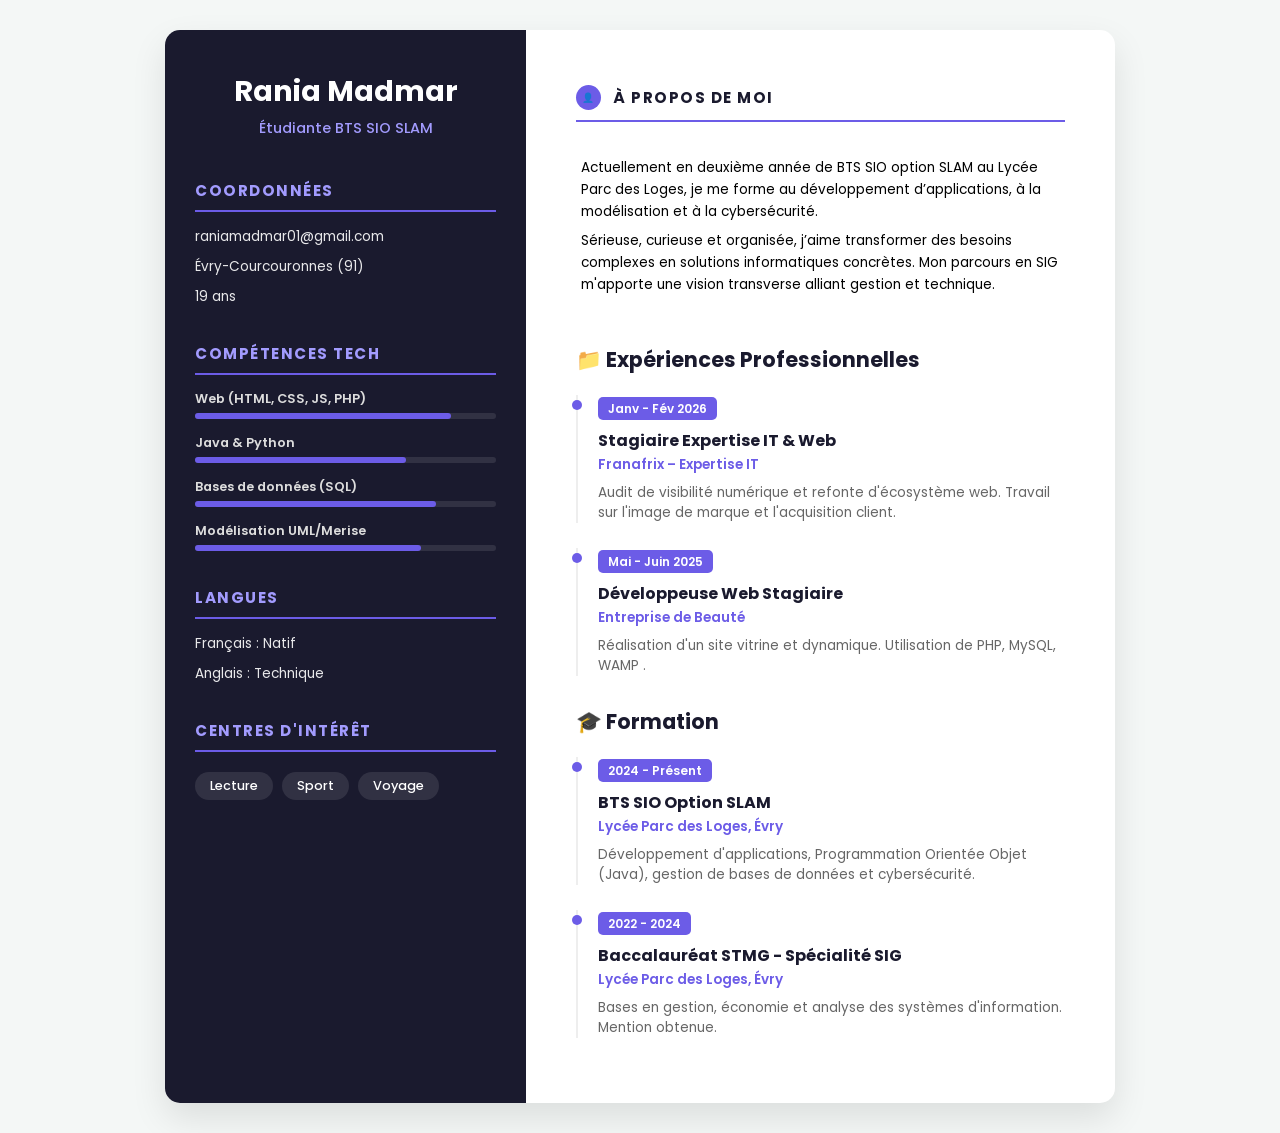
<file: cv-rania-madmar.html>
<!DOCTYPE html>
<html lang="fr">

<head>
    <meta charset="UTF-8">
    <meta name="viewport" content="width=device-width, initial-scale=1.0">
    <title>CV Rania Madmar - BTS SIO SLAM</title>
    <link href="https://fonts.googleapis.com/css2?family=Poppins:wght@300;400;500;600;700&display=swap"
        rel="stylesheet">
    <style>
        :root {
            --primary: #6c5ce7;
            --dark: #1a1a2e;
            --light-violet: #a29bfe;
            --bg-gray: #f4f7f6;
        }

        * {
            box-sizing: border-box;
        }

        body {
            font-family: 'Poppins', sans-serif;
            background-color: var(--bg-gray);
            margin: 0;
            padding: 30px;
            color: #333;
            display: flex;
            justify-content: center;
        }

        .cv-card {
            width: 950px;
            background: white;
            display: flex;
            box-shadow: 0 15px 35px rgba(0, 0, 0, 0.1);
            border-radius: 15px;
            overflow: hidden;
        }

        /* --- COLONNE GAUCHE --- */
        .sidebar {
            width: 38%;
            background: var(--dark);
            color: white;
            padding: 40px 30px;
        }

        .profile-title {
            text-align: center;
            margin-bottom: 40px;
        }

        .profile-title h1 {
            font-size: 1.8rem;
            margin: 0;
            color: white;
            font-weight: 700;
        }

        .profile-title p {
            color: var(--light-violet);
            font-size: 0.9rem;
            font-weight: 500;
            margin-top: 5px;
        }

        .side-section {
            margin-bottom: 35px;
        }

        .side-section h3 {
            font-size: 0.95rem;
            text-transform: uppercase;
            letter-spacing: 1.5px;
            border-bottom: 2px solid var(--primary);
            padding-bottom: 8px;
            margin-bottom: 15px;
            color: var(--light-violet);
        }

        .contact-item {
            font-size: 0.85rem;
            margin-bottom: 10px;
            opacity: 0.9;
        }

        .skill-group {
            margin-bottom: 15px;
        }

        .skill-label {
            font-size: 0.8rem;
            font-weight: 600;
            display: block;
            margin-bottom: 5px;
            color: #ddd;
        }

        .skill-bar {
            height: 6px;
            background: rgba(255, 255, 255, 0.1);
            border-radius: 10px;
            position: relative;
        }

        .skill-progress {
            position: absolute;
            height: 100%;
            background: var(--primary);
            border-radius: 10px;
        }

        /* --- COLONNE DROITE --- */
        .main {
            width: 62%;
            padding: 40px 50px;
        }

        .about-box {
            background: linear-gradient(to right, #ffffff, #fcfaff);
            border-left: 5px solid var(--primary);
            border-radius: 0 15px 15px 0;
            padding: 25px;
            position: relative;
            box-shadow: 5px 5px 15px rgba(108, 92, 231, 0.05);
            margin-bottom: 30px;
        }

        .main-section h2 {
            font-size: 1.3rem;
            color: var(--dark);
            margin: 30px 0 20px 0;
            display: flex;
            align-items: center;
            gap: 10px;
        }

        .experience-item {
            margin-bottom: 25px;
            padding-left: 20px;
            border-left: 2px solid #eee;
            position: relative;
        }

        .experience-item::before {
            content: '';
            position: absolute;
            left: -6px;
            top: 5px;
            width: 10px;
            height: 10px;
            background: var(--primary);
            border-radius: 50%;
        }

        .date-badge {
            font-size: 0.75rem;
            background: var(--primary);
            color: white;
            padding: 3px 10px;
            border-radius: 5px;
            font-weight: 600;
        }

        .job-title {
            font-weight: 700;
            color: var(--dark);
            margin: 8px 0 2px;
        }

        .company {
            color: var(--primary);
            font-size: 0.85rem;
            font-weight: 600;
            margin-bottom: 8px;
            display: block;
        }

        .desc {
            font-size: 0.85rem;
            color: #666;
            margin: 0;
        }

        .tag {
            background: #eee;
            padding: 5px 15px;
            border-radius: 20px;
            font-size: 0.8rem;
            font-weight: 500;
            display: inline-block;
            margin: 5px 5px 0 0;
        }
    </style>
</head>

<body>

    <div class="cv-card">
        <aside class="sidebar">
            <div class="profile-title">
                <h1>Rania Madmar</h1>
                <p>Étudiante BTS SIO SLAM</p>
            </div>

            <div class="side-section">
                <h3>Coordonnées</h3>
                <div class="contact-item">raniamadmar01@gmail.com</div>
                <div class="contact-item">Évry-Courcouronnes (91)</div>
                <div class="contact-item">19 ans</div>
            </div>

            <div class="side-section">
                <h3>Compétences Tech</h3>
                <div class="skill-group">
                    <span class="skill-label">Web (HTML, CSS, JS, PHP)</span>
                    <div class="skill-bar">
                        <div class="skill-progress" style="width: 85%;"></div>
                    </div>
                </div>
                <div class="skill-group">
                    <span class="skill-label">Java & Python</span>
                    <div class="skill-bar">
                        <div class="skill-progress" style="width: 70%;"></div>
                    </div>
                </div>
                <div class="skill-group">
                    <span class="skill-label">Bases de données (SQL)</span>
                    <div class="skill-bar">
                        <div class="skill-progress" style="width: 80%;"></div>
                    </div>
                </div>
                <div class="skill-group">
                    <span class="skill-label">Modélisation UML/Merise</span>
                    <div class="skill-bar">
                        <div class="skill-progress" style="width: 75%;"></div>
                    </div>
                </div>
            </div>

            <div class="side-section">
                <h3>Langues</h3>
                <div class="contact-item">Français : Natif</div>
                <div class="contact-item">Anglais : Technique</div>
            </div>

            <div class="side-section">
                <h3>Centres d'intérêt</h3>
                <div class="interest-tags">
                    <span class="tag" style="background: rgba(255,255,255,0.1); color: white;">Lecture</span>
                    <span class="tag" style="background: rgba(255,255,255,0.1); color: white;">Sport</span>
                    <span class="tag" style="background: rgba(255,255,255,0.1); color: white;">Voyage</span>
                </div>
            </div>
        </aside>

        <main class="main">
            <div class="side-section" style="margin-bottom: 10px;">
                <h3 style="
                display: flex; 
                align-items: center; 
                gap: 12px; 
                color: var(--dark); 
                border-bottom: 2px solid var(--primary); 
                padding-bottom: 10px; 
                text-transform: uppercase; 
                font-size: 0.95rem; 
                letter-spacing: 1.5px;
                margin-bottom: 5px;
            ">
                    <span
                        style="background: var(--primary); color: white; width: 25px; height: 25px; display: flex; align-items: center; justify-content: center; border-radius: 50%; font-size: 0.6rem;">👤</span>
                    À Propos de moi
                </h3>
                </br>

                <div class="about-content" style="padding: 5px 5px;">
                    <p style="margin: 0; font-size: 0.85rem; color: #000000; line-height: 1.6; font-weight: 400;">
                        Actuellement en deuxième année de BTS SIO option SLAM au Lycée Parc des Loges, je me forme au
                        développement
                        d’applications, à la modélisation et à la cybersécurité.
                    </p>

                    <p style="margin-top: 8px; font-size: 0.85rem; color: #000000; line-height: 1.6; font-weight: 400;">
                        Sérieuse, curieuse et organisée, j’aime transformer des besoins complexes en solutions
                        informatiques
                        concrètes. Mon parcours en SIG m'apporte une vision transverse alliant gestion et technique.
                    </p>
                </div>
            </div>
            <div class="main-section">
                <h2>📁 Expériences Professionnelles</h2>

                <div class="experience-item">
                    <span class="date-badge">Janv - Fév 2026</span>
                    <div class="job-title">Stagiaire Expertise IT & Web</div>
                    <span class="company">Franafrix – Expertise IT</span>
                    <p class="desc">Audit de visibilité numérique et refonte d'écosystème web. Travail sur l'image de
                        marque et l'acquisition client.</p>
                </div>

                <div class="experience-item">
                    <span class="date-badge">Mai - Juin 2025</span>
                    <div class="job-title">Développeuse Web Stagiaire</div>
                    <span class="company">Entreprise de Beauté</span>
                    <p class="desc">Réalisation d'un site vitrine et dynamique. Utilisation de PHP, MySQL, WAMP
                        .</p>
                </div>
            </div>

            <div class="main-section">
                <h2>🎓 Formation</h2>

                <div class="experience-item">
                    <span class="date-badge">2024 - Présent</span>
                    <div class="job-title">BTS SIO Option SLAM</div>
                    <span class="company">Lycée Parc des Loges, Évry</span>
                    <p class="desc">Développement d'applications, Programmation Orientée Objet (Java), gestion de bases
                        de données et cybersécurité.</p>
                </div>

                <div class="experience-item">
                    <span class="date-badge">2022 - 2024</span>
                    <div class="job-title">Baccalauréat STMG - Spécialité SIG</div>
                    <span class="company">Lycée Parc des Loges, Évry</span>
                    <p class="desc">Bases en gestion, économie et analyse des systèmes d'information. Mention obtenue.
                    </p>
                </div>
            </div>
        </main>
    </div>

</body>

</html>
</file>
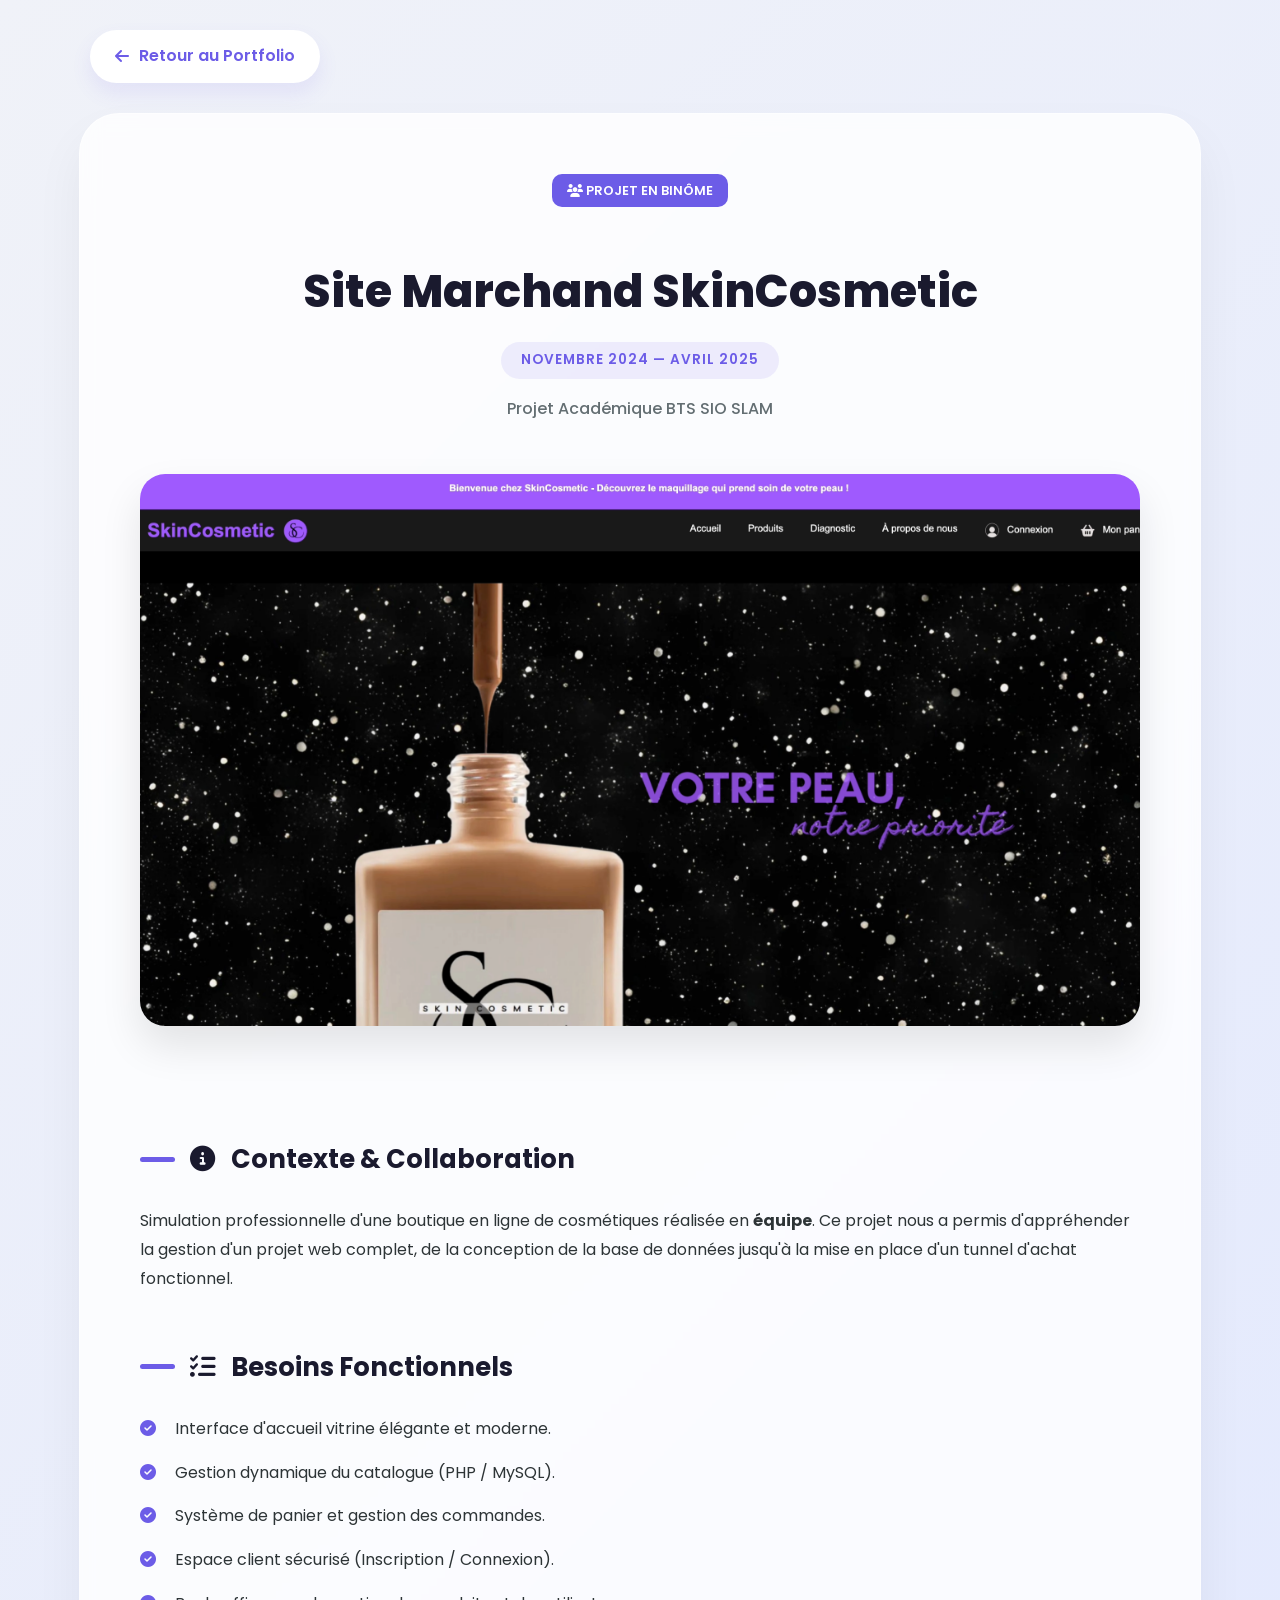
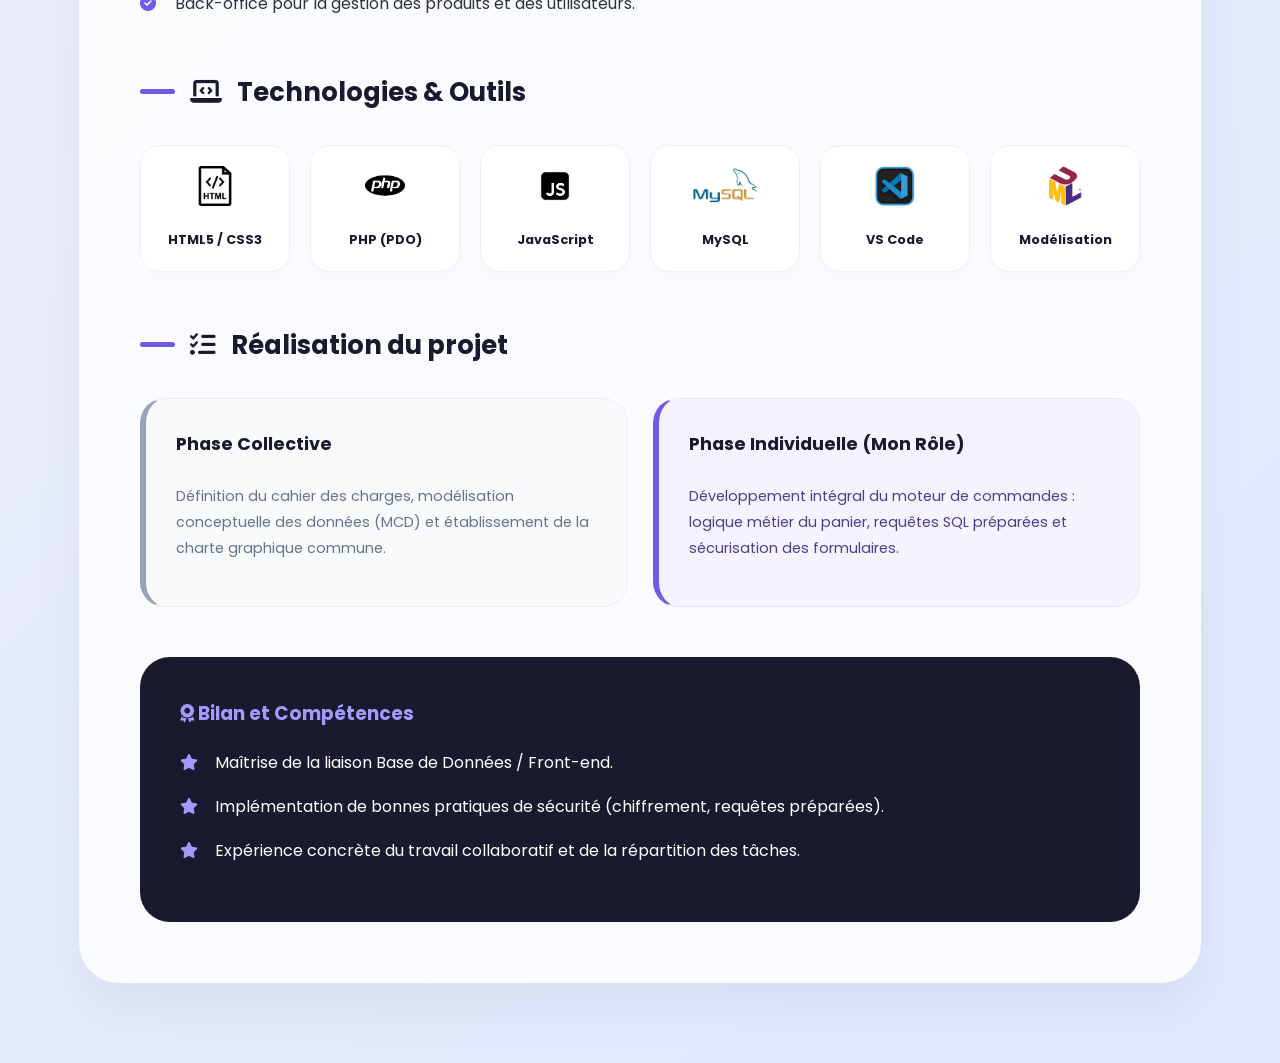
<file: projet1.html>
<!DOCTYPE html>
<html lang="fr">

<head>
    <meta charset="UTF-8">
    <meta name="viewport" content="width=device-width, initial-scale=1.0">
    <title>Détails Projet - SkinCosmetic</title>
    <link href="https://fonts.googleapis.com/css2?family=Poppins:wght@300;400;500;600;700&display=swap"
        rel="stylesheet">
    <link rel="stylesheet" href="https://cdnjs.cloudflare.com/ajax/libs/font-awesome/6.4.0/css/all.min.css">
    <style>
        :root {
            --primary: #6c5ce7;
            --primary-light: #a29bfe;
            --dark: #1a1a2e;
            --glass: rgba(255, 255, 255, 0.8);
            --bg: #f0f2f8;
        }

        body {
            font-family: 'Poppins', sans-serif;
            background: linear-gradient(135deg, #f0f2f8 0%, #e0e7ff 100%);
            color: #2d3436;
            margin: 0;
            padding: 0;
            line-height: 1.8;
        }

        /* HEADER & NAVIGATION */
        .nav-header {
            padding: 30px 20px;
            max-width: 1100px;
            margin: 0 auto;
        }

        .btn-retour {
            text-decoration: none;
            color: var(--primary);
            font-weight: 600;
            background: white;
            padding: 12px 25px;
            border-radius: 50px;
            box-shadow: 0 10px 20px rgba(108, 92, 231, 0.1);
            transition: 0.3s;
            display: inline-flex;
            align-items: center;
            gap: 10px;
        }

        .btn-retour:hover {
            transform: translateX(-5px);
            background: var(--primary);
            color: white;
        }

        /* CONTAINER PRINCIPAL */
        .container {
            max-width: 1000px;
            margin: 0 auto 80px;
            background: var(--glass);
            backdrop-filter: blur(10px);
            -webkit-backdrop-filter: blur(10px);
            padding: 60px;
            border-radius: 40px;
            border: 1px solid rgba(255, 255, 255, 0.5);
            box-shadow: 0 25px 50px rgba(0, 0, 0, 0.05);
        }

        /* TITRE & BADGE */
        .header-project {
            text-align: center;
            margin-bottom: 50px;
        }

        .badge-groupe {
            display: inline-block;
            background: var(--primary);
            color: white;
            padding: 5px 15px;
            border-radius: 10px;
            font-size: 0.8rem;
            font-weight: 600;
            margin-bottom: 15px;
            text-transform: uppercase;
        }

        h1 {
            color: var(--dark);
            font-size: clamp(1.8rem, 5vw, 2.8rem);
            margin-bottom: 10px;
            font-weight: 800;
        }

        .periode {
            display: inline-block;
            background: rgba(108, 92, 231, 0.1);
            color: var(--primary);
            padding: 6px 20px;
            border-radius: 50px;
            font-weight: 600;
            font-size: 0.85rem;
            text-transform: uppercase;
            letter-spacing: 1px;
        }

        .image-principale {
            width: 100%;
            border-radius: 25px;
            margin-bottom: 50px;
            box-shadow: 0 20px 40px rgba(0, 0, 0, 0.1);
            transition: 0.4s;
        }

        .image-principale:hover {
            transform: scale(1.02);
        }

        /* SECTIONS */
        h2 {
            color: var(--dark);
            font-size: 1.6rem;
            margin-top: 50px;
            margin-bottom: 25px;
            display: flex;
            align-items: center;
            gap: 15px;
        }

        h2::before {
            content: "";
            width: 35px;
            height: 5px;
            background: var(--primary);
            border-radius: 10px;
        }

        /* GRILLE TECHNOLOGIES AVEC LOGOS */
        .grid-tech {
            display: grid;
            grid-template-columns: repeat(auto-fit, minmax(140px, 1fr));
            gap: 20px;
            margin: 30px 0;
        }

        .tech-card {
            background: white;
            padding: 20px;
            border-radius: 20px;
            text-align: center;
            border: 1px solid #f0f0f0;
            transition: 0.3s;
            box-shadow: 0 4px 10px rgba(0, 0, 0, 0.02);
        }

        .tech-card:hover {
            transform: translateY(-5px);
            border-color: var(--primary-light);
            box-shadow: 0 10px 20px rgba(108, 92, 231, 0.1);
        }

        .tech-card img {
            height: 40px;
            margin-bottom: 12px;
            object-fit: contain;
        }

        .tech-card span {
            display: block;
            font-size: 0.8rem;
            font-weight: 700;
            color: var(--dark);
        }

        /* PHASE BOXES */
        .phase-container {
            display: grid;
            grid-template-columns: 1fr 1fr;
            gap: 25px;
            margin: 30px 0;
        }

        .phase-box {
            padding: 30px;
            border-radius: 25px;
            border: 1px solid rgba(0, 0, 0, 0.05);
        }

        .phase-collective {
            background: #f8fafc;
            border-left: 6px solid #94a3b8;
        }

        .phase-individuelle {
            background: #f5f3ff;
            border-left: 6px solid var(--primary);
        }

        .phase-box h4 {
            margin-top: 0;
            color: var(--dark);
            font-size: 1.1rem;
        }

        /* LISTES CUSTOM */
        .custom-list {
            list-style: none;
            padding: 0;
        }

        .custom-list li {
            padding-left: 35px;
            position: relative;
            margin-bottom: 15px;
        }

        .custom-list li i {
            position: absolute;
            left: 0;
            top: 5px;
            color: var(--primary);
        }

        /* BILAN BOX */
        .bilan-box {
            background: var(--dark);
            color: white;
            padding: 40px;
            border-radius: 30px;
            margin-top: 50px;
            position: relative;
            overflow: hidden;
        }

        .bilan-box h3 {
            color: var(--primary-light);
            margin-top: 0;
        }

        .bilan-box li i {
            color: var(--primary-light);
        }

        @media (max-width: 768px) {
            .container {
                padding: 30px 20px;
            }

            .phase-container {
                grid-template-columns: 1fr;
            }
        }
    </style>
</head>

<body>

    <div class="nav-header">
        <a href="index.html#projets" class="btn-retour">
            <i class="fas fa-arrow-left"></i> Retour au Portfolio
        </a>
    </div>

    <div class="container">
        <header class="header-project">
            <div class="badge-groupe"><i class="fas fa-users"></i> Projet en Binôme</div>
            <h1>Site Marchand SkinCosmetic</h1>
            <span class="periode">Novembre 2024 — Avril 2025</span>
            <p style="color: #636e72; font-weight: 500;">Projet Académique BTS SIO SLAM</p>
        </header>

        <img src="sk.jpg" alt="Aperçu SkinCosmetic" class="image-principale">

        <h2><i class="fas fa-info-circle"></i> Contexte & Collaboration</h2>
        <p>Simulation professionnelle d'une boutique en ligne de cosmétiques réalisée en <strong>équipe</strong>. Ce
            projet nous a permis d'appréhender la gestion d'un projet web complet, de la conception de la base de
            données jusqu'à la mise en place d'un tunnel d'achat fonctionnel.</p>

        <h2><i class="fas fa-list-check"></i> Besoins Fonctionnels</h2>
        <ul class="custom-list">
            <li><i class="fas fa-check-circle"></i> Interface d'accueil vitrine élégante et moderne.</li>
            <li><i class="fas fa-check-circle"></i> Gestion dynamique du catalogue (PHP / MySQL).</li>
            <li><i class="fas fa-check-circle"></i> Système de panier et gestion des commandes.</li>
            <li><i class="fas fa-check-circle"></i> Espace client sécurisé (Inscription / Connexion).</li>
            <li><i class="fas fa-check-circle"></i> Back-office pour la gestion des produits et des utilisateurs.</li>
        </ul>

        <h2><i class="fas fa-laptop-code"></i> Technologies & Outils</h2>
        <div class="grid-tech">
            <div class="tech-card">
                <img src="html.png" alt="HTML">
                <span>HTML5 / CSS3</span>
            </div>
            <div class="tech-card">
                <img src="php.png" alt="PHP">
                <span>PHP (PDO)</span>
            </div>
            <div class="tech-card">
                <img src="javascript.png" alt="JS">
                <span>JavaScript</span>
            </div>
            <div class="tech-card">
                <img src="mysql.png" alt="MySQL">
                <span>MySQL</span>
            </div>
            <div class="tech-card">
                <img src="visualstudiocode.png" alt="VS Code">
                <span>VS Code</span>
            </div>
            <div class="tech-card">
                <img src="uml.png" alt="StarUML">
                <span>Modélisation</span>
            </div>
        </div>

        <h2><i class="fas fa-tasks"></i> Réalisation du projet</h2>
        <div class="phase-container">
            <div class="phase-box phase-collective">
                <h4>Phase Collective</h4>
                <p style="font-size: 0.9rem; color: #64748b;">Définition du cahier des charges, modélisation
                    conceptuelle des données (MCD) et établissement de la charte graphique commune.</p>
            </div>
            <div class="phase-box phase-individuelle">
                <h4>Phase Individuelle (Mon Rôle)</h4>
                <p style="font-size: 0.9rem; color: #4b3f8a;">Développement intégral du moteur de commandes : logique
                    métier du panier, requêtes SQL préparées et sécurisation des formulaires.</p>
            </div>
        </div>

        <div class="bilan-box">
            <h3><i class="fas fa-award"></i> Bilan et Compétences</h3>
            <ul class="custom-list">
                <li><i class="fas fa-star"></i> Maîtrise de la liaison Base de Données / Front-end.</li>
                <li><i class="fas fa-star"></i> Implémentation de bonnes pratiques de sécurité (chiffrement, requêtes
                    préparées).</li>
                <li><i class="fas fa-star"></i> Expérience concrète du travail collaboratif et de la répartition des
                    tâches.</li>
            </ul>
        </div>
    </div>

</body>

</html>
</file>
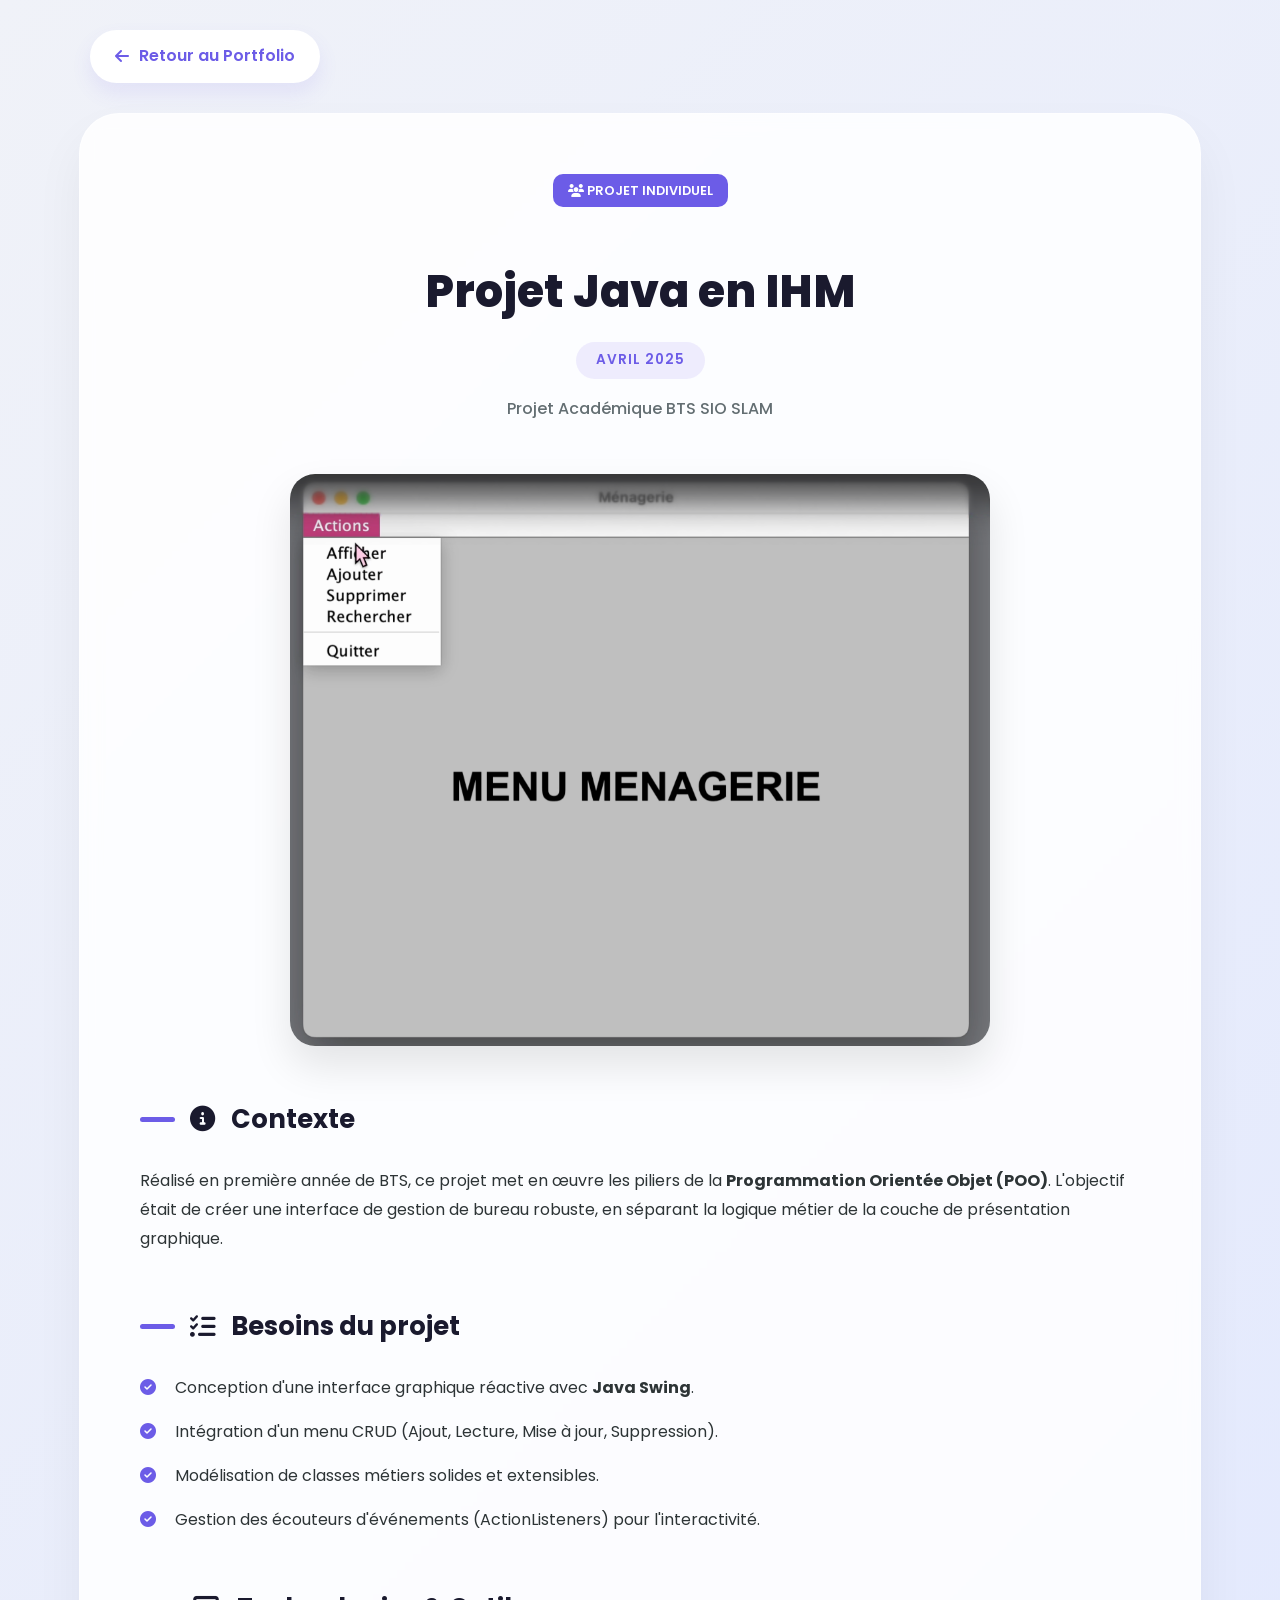
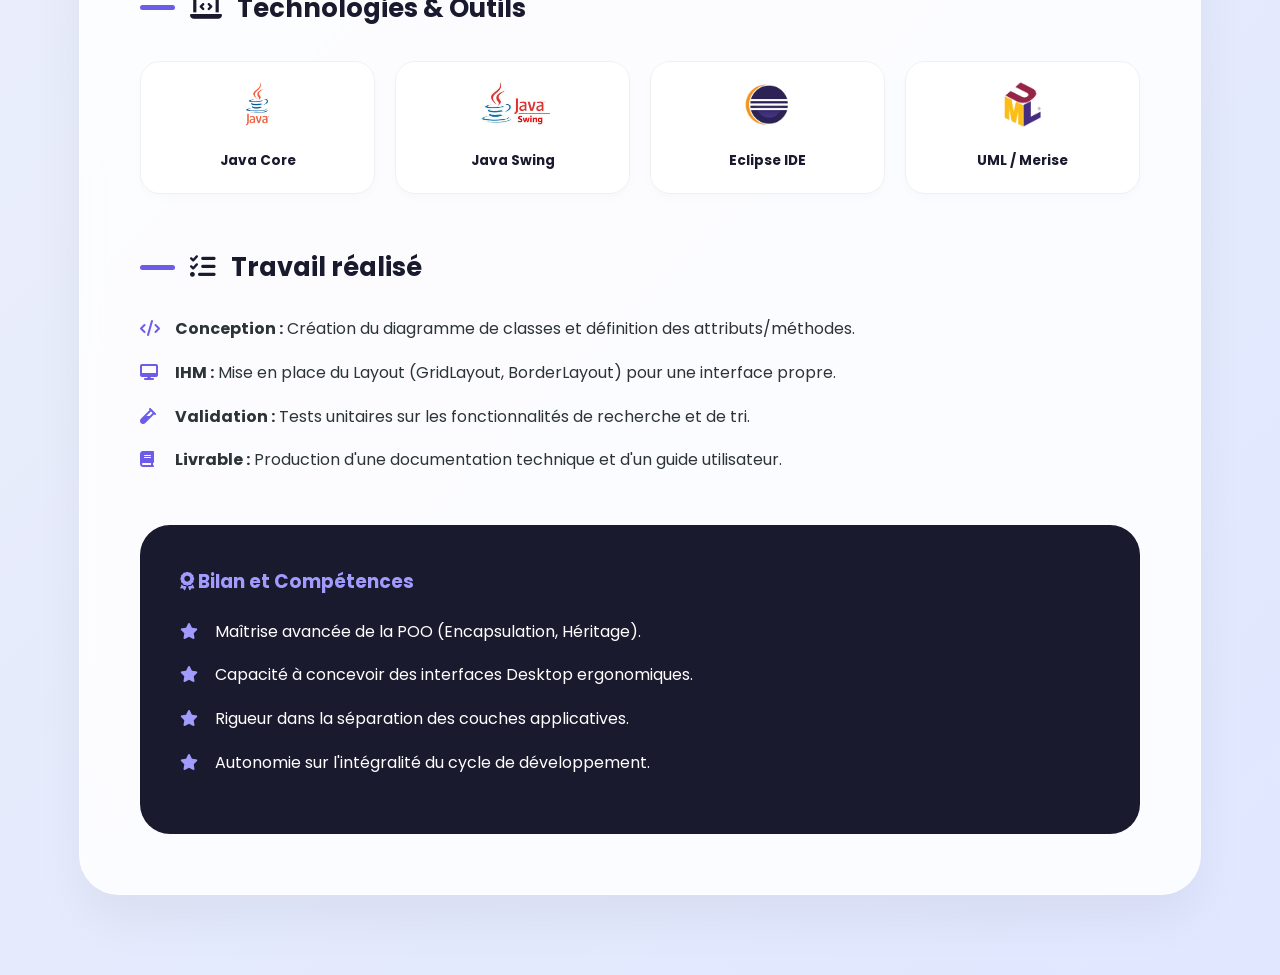
<file: projet2.html>
<!DOCTYPE html>
<html lang="fr">

<head>
    <meta charset="UTF-8">
    <meta name="viewport" content="width=device-width, initial-scale=1.0">
    <title>Projet Java IHM - Rania Madmar</title>
    <link href="https://fonts.googleapis.com/css2?family=Poppins:wght@300;400;500;600;700&display=swap"
        rel="stylesheet">
    <link rel="stylesheet" href="https://cdnjs.cloudflare.com/ajax/libs/font-awesome/6.4.0/css/all.min.css">
    <style>
        :root {
            --primary: #6c5ce7;
            /* Violet de SkinCosmetic */
            --primary-light: #a29bfe;
            --dark: #1a1a2e;
            --glass: rgba(255, 255, 255, 0.85);
            --bg: #f0f2f8;
        }

        body {
            font-family: 'Poppins', sans-serif;
            background: linear-gradient(135deg, #f0f2f8 0%, #e0e7ff 100%);
            color: #2d3436;
            margin: 0;
            padding: 0;
            line-height: 1.8;
        }

        /* HEADER & NAVIGATION */
        .nav-header {
            padding: 30px 20px;
            max-width: 1100px;
            margin: 0 auto;
        }

        .btn-retour {
            text-decoration: none;
            color: var(--primary);
            font-weight: 600;
            background: white;
            padding: 12px 25px;
            border-radius: 50px;
            box-shadow: 0 10px 20px rgba(108, 92, 231, 0.1);
            transition: 0.3s;
            display: inline-flex;
            align-items: center;
            gap: 10px;
        }

        .btn-retour:hover {
            transform: translateX(-5px);
            background: var(--primary);
            color: white;
        }

        /* CONTAINER PRINCIPAL */
        .container {
            max-width: 1000px;
            margin: 0 auto 80px;
            background: var(--glass);
            backdrop-filter: blur(10px);
            -webkit-backdrop-filter: blur(10px);
            padding: 60px;
            border-radius: 40px;
            border: 1px solid rgba(255, 255, 255, 0.5);
            box-shadow: 0 25px 50px rgba(0, 0, 0, 0.05);
        }

        .header-project {
            text-align: center;
            margin-bottom: 50px;
        }

        h1 {
            color: var(--dark);
            font-size: clamp(1.8rem, 5vw, 2.8rem);
            margin-bottom: 10px;
            font-weight: 800;
        }

        .periode {
            display: inline-block;
            background: rgba(108, 92, 231, 0.1);
            color: var(--primary);
            padding: 6px 20px;
            border-radius: 50px;
            font-weight: 600;
            font-size: 0.85rem;
            text-transform: uppercase;
            letter-spacing: 1px;
        }

        .image-principale {
            width: 100%;
            max-width: 700px;
            display: block;
            margin: 0 auto 50px;
            border-radius: 25px;
            box-shadow: 0 20px 40px rgba(0, 0, 0, 0.1);
            transition: 0.4s;
        }

        .image-principale:hover {
            transform: scale(1.02);
        }

        h2 {
            color: var(--dark);
            font-size: 1.6rem;
            margin-top: 50px;
            margin-bottom: 25px;
            display: flex;
            align-items: center;
            gap: 15px;
        }

        h2::before {
            content: "";
            width: 35px;
            height: 5px;
            background: var(--primary);
            border-radius: 10px;
        }

        /* GRILLE TECHNOLOGIES */
        .grid-tech {
            display: grid;
            grid-template-columns: repeat(auto-fit, minmax(160px, 1fr));
            gap: 20px;
            margin: 30px 0;
        }

        .tech-card {
            background: white;
            padding: 20px;
            border-radius: 20px;
            text-align: center;
            border: 1px solid #f0f0f0;
            transition: 0.3s;
            box-shadow: 0 4px 10px rgba(0, 0, 0, 0.02);
        }

        .tech-card:hover {
            transform: translateY(-5px);
            border-color: var(--primary-light);
            box-shadow: 0 10px 20px rgba(108, 92, 231, 0.1);
        }

        .tech-card img {
            height: 45px;
            margin-bottom: 12px;
            object-fit: contain;
        }

        .tech-card span {
            display: block;
            font-size: 0.85rem;
            font-weight: 700;
            color: var(--dark);
        }

        /* LISTES CUSTOM */
        .custom-list {
            list-style: none;
            padding: 0;
        }

        .custom-list li {
            padding-left: 35px;
            position: relative;
            margin-bottom: 15px;
        }

        .custom-list li i {
            position: absolute;
            left: 0;
            top: 5px;
            color: var(--primary);
        }

        /* BILAN BOX */
        .bilan-box {
            background: var(--dark);
            color: white;
            padding: 40px;
            border-radius: 30px;
            margin-top: 50px;
            position: relative;
            overflow: hidden;
        }

        .bilan-box h3 {
            color: var(--primary-light);
            margin-top: 0;
        }

        @media (max-width: 768px) {
            .container {
                padding: 30px 20px;
            }
        }

        .badge-groupe {
            display: inline-block;
            background: var(--primary);
            color: white;
            padding: 5px 15px;
            border-radius: 10px;
            font-size: 0.8rem;
            font-weight: 600;
            margin-bottom: 15px;
            text-transform: uppercase;
        }
    </style>
</head>

<body>

    <div class="nav-header">
        <a href="index.html#projets" class="btn-retour">
            <i class="fas fa-arrow-left"></i> Retour au Portfolio
        </a>
    </div>


    <div class="container">
        <header class="header-project">
            <div class="badge-groupe"><i class="fas fa-users"></i> Projet Individuel</div>
            <h1>Projet Java en IHM</h1>
            <span class="periode"> Avril 2025</span>
            <p style="color: #636e72; font-weight: 500;">Projet Académique BTS SIO SLAM</p>
        </header>

        <img src="ihm.jpg" alt="Interface Java" class="image-principale">

        <h2><i class="fas fa-info-circle"></i> Contexte</h2>
        <p>Réalisé en première année de BTS, ce projet met en œuvre les piliers de la <strong>Programmation Orientée
                Objet (POO)</strong>. L'objectif était de créer une interface de gestion de bureau robuste, en séparant
            la logique métier de la couche de présentation graphique.</p>



        <h2><i class="fas fa-list-check"></i> Besoins du projet</h2>
        <ul class="custom-list">
            <li><i class="fas fa-check-circle"></i> Conception d'une interface graphique réactive avec <strong>Java
                    Swing</strong>.</li>
            <li><i class="fas fa-check-circle"></i> Intégration d'un menu CRUD (Ajout, Lecture, Mise à jour,
                Suppression).</li>
            <li><i class="fas fa-check-circle"></i> Modélisation de classes métiers solides et extensibles.</li>
            <li><i class="fas fa-check-circle"></i> Gestion des écouteurs d'événements (ActionListeners) pour
                l'interactivité.</li>
        </ul>

        <h2><i class="fas fa-laptop-code"></i> Technologies & Outils</h2>
        <div class="grid-tech">
            <div class="tech-card">
                <img src="java.png" alt="Java">
                <span>Java Core</span>
            </div>
            <div class="tech-card">
                <img src="swing.png" alt="Swing">
                <span>Java Swing</span>
            </div>
            <div class="tech-card">
                <img src="eclipse.png" alt="Eclipse">
                <span>Eclipse IDE</span>
            </div>
            <div class="tech-card">
                <img src="uml.png" alt="UML">
                <span>UML / Merise</span>
            </div>
        </div>

        <h2><i class="fas fa-tasks"></i> Travail réalisé</h2>
        <ul class="custom-list">
            <li><i class="fas fa-code"></i> <strong>Conception :</strong> Création du diagramme de classes et définition
                des attributs/méthodes.</li>
            <li><i class="fas fa-desktop"></i> <strong>IHM :</strong> Mise en place du Layout (GridLayout, BorderLayout)
                pour une interface propre.</li>
            <li><i class="fas fa-vial"></i> <strong>Validation :</strong> Tests unitaires sur les fonctionnalités de
                recherche et de tri.</li>
            <li><i class="fas fa-book"></i> <strong>Livrable :</strong> Production d'une documentation technique et d'un
                guide utilisateur.</li>
        </ul>

        <div class="bilan-box">
            <h3><i class="fas fa-award"></i> Bilan et Compétences</h3>
            <ul class="custom-list">
                <li><i class="fas fa-star" style="color: var(--primary-light);"></i> Maîtrise avancée de la POO
                    (Encapsulation, Héritage).</li>
                <li><i class="fas fa-star" style="color: var(--primary-light);"></i> Capacité à concevoir des interfaces
                    Desktop ergonomiques.</li>
                <li><i class="fas fa-star" style="color: var(--primary-light);"></i> Rigueur dans la séparation des
                    couches applicatives.</li>
                <li><i class="fas fa-star" style="color: var(--primary-light);"></i> Autonomie sur l'intégralité du
                    cycle de développement.</li>
            </ul>
        </div>
    </div>

</body>

</html>
</file>
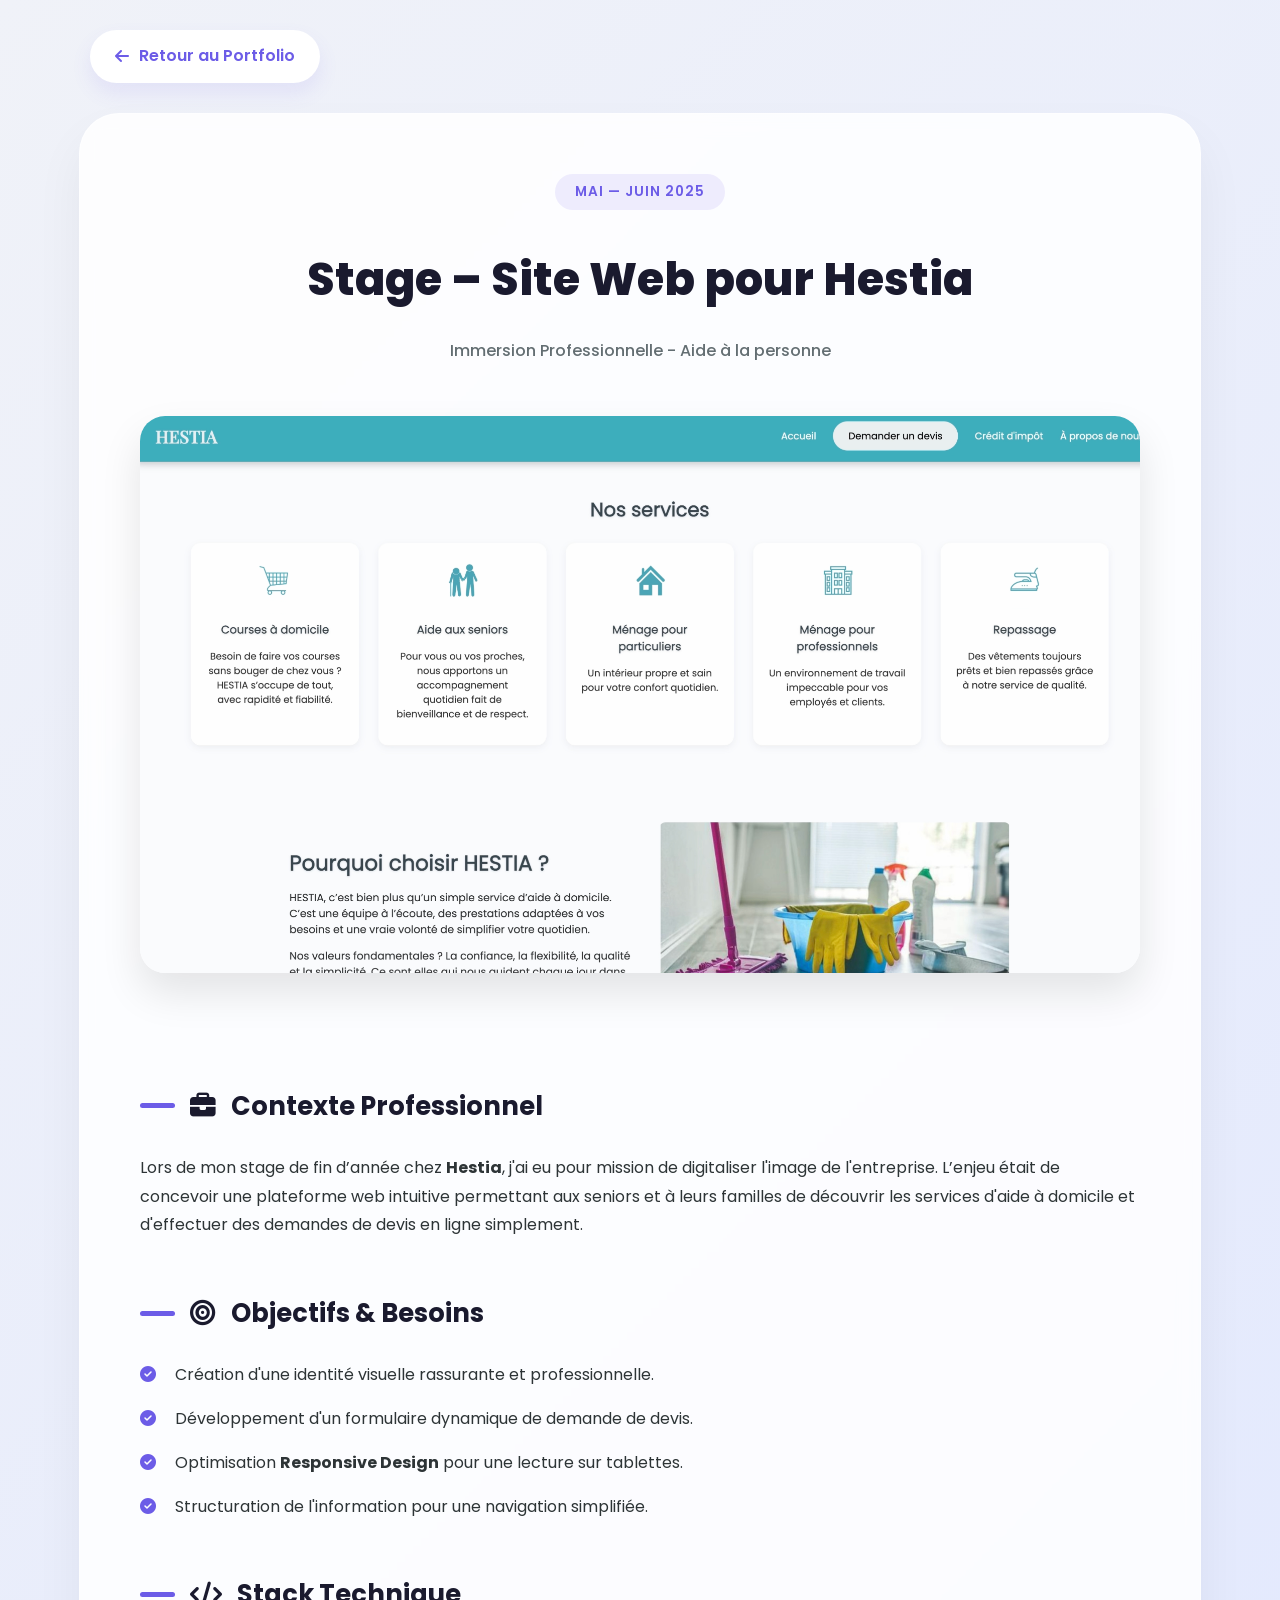
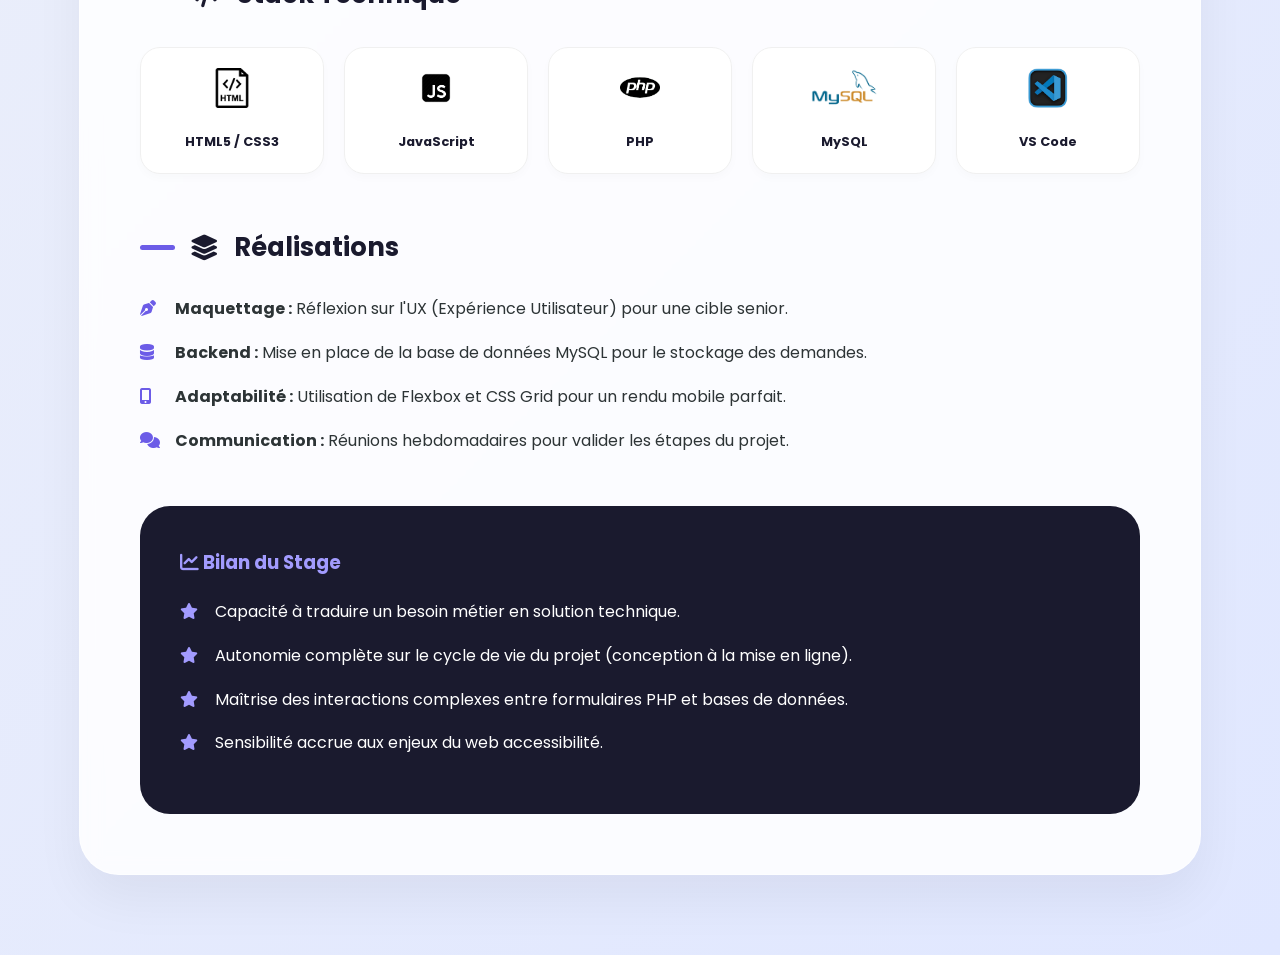
<file: projet3.html>
<!DOCTYPE html>
<html lang="fr">

<head>
    <meta charset="UTF-8">
    <meta name="viewport" content="width=device-width, initial-scale=1.0">
    <title>Projet Stage Hestia - Rania Madmar</title>
    <link href="https://fonts.googleapis.com/css2?family=Poppins:wght@300;400;500;600;700&display=swap"
        rel="stylesheet">
    <link rel="stylesheet" href="https://cdnjs.cloudflare.com/ajax/libs/font-awesome/6.4.0/css/all.min.css">
    <style>
        :root {
            --primary: #6c5ce7;
            /* Ton violet signature */
            --primary-light: #a29bfe;
            --dark: #1a1a2e;
            --glass: rgba(255, 255, 255, 0.85);
            --bg: #f0f2f8;
        }

        body {
            font-family: 'Poppins', sans-serif;
            background: linear-gradient(135deg, #f0f2f8 0%, #e0e7ff 100%);
            color: #2d3436;
            margin: 0;
            padding: 0;
            line-height: 1.8;
        }

        /* HEADER & NAVIGATION */
        .nav-header {
            padding: 30px 20px;
            max-width: 1100px;
            margin: 0 auto;
        }

        .btn-retour {
            text-decoration: none;
            color: var(--primary);
            font-weight: 600;
            background: white;
            padding: 12px 25px;
            border-radius: 50px;
            box-shadow: 0 10px 20px rgba(108, 92, 231, 0.1);
            transition: 0.3s;
            display: inline-flex;
            align-items: center;
            gap: 10px;
        }

        .btn-retour:hover {
            transform: translateX(-5px);
            background: var(--primary);
            color: white;
        }

        /* CONTAINER PRINCIPAL */
        .container {
            max-width: 1000px;
            margin: 0 auto 80px;
            background: var(--glass);
            backdrop-filter: blur(10px);
            -webkit-backdrop-filter: blur(10px);
            padding: 60px;
            border-radius: 40px;
            border: 1px solid rgba(255, 255, 255, 0.5);
            box-shadow: 0 25px 50px rgba(0, 0, 0, 0.05);
        }

        .header-project {
            text-align: center;
            margin-bottom: 50px;
        }

        h1 {
            color: var(--dark);
            font-size: clamp(1.8rem, 5vw, 2.8rem);
            margin-bottom: 10px;
            font-weight: 800;
        }

        .periode {
            display: inline-block;
            background: rgba(108, 92, 231, 0.1);
            color: var(--primary);
            padding: 6px 20px;
            border-radius: 50px;
            font-weight: 600;
            font-size: 0.85rem;
            text-transform: uppercase;
            letter-spacing: 1px;
        }

        .image-principale {
            width: 100%;
            border-radius: 25px;
            margin-bottom: 50px;
            box-shadow: 0 20px 40px rgba(0, 0, 0, 0.1);
            transition: 0.4s;
        }

        .image-principale:hover {
            transform: scale(1.01);
        }

        h2 {
            color: var(--dark);
            font-size: 1.6rem;
            margin-top: 50px;
            margin-bottom: 25px;
            display: flex;
            align-items: center;
            gap: 15px;
        }

        h2::before {
            content: "";
            width: 35px;
            height: 5px;
            background: var(--primary);
            border-radius: 10px;
        }

        /* GRILLE TECHNOLOGIES */
        .grid-tech {
            display: grid;
            grid-template-columns: repeat(auto-fit, minmax(140px, 1fr));
            gap: 20px;
            margin: 30px 0;
        }

        .tech-card {
            background: white;
            padding: 20px;
            border-radius: 20px;
            text-align: center;
            border: 1px solid #f0f0f0;
            transition: 0.3s;
            box-shadow: 0 4px 10px rgba(0, 0, 0, 0.02);
        }

        .tech-card:hover {
            transform: translateY(-5px);
            border-color: var(--primary-light);
            box-shadow: 0 10px 20px rgba(108, 92, 231, 0.1);
        }

        .tech-card img {
            height: 40px;
            margin-bottom: 12px;
            object-fit: contain;
        }

        .tech-card span {
            display: block;
            font-size: 0.8rem;
            font-weight: 700;
            color: var(--dark);
        }

        /* LISTES CUSTOM */
        .custom-list {
            list-style: none;
            padding: 0;
        }

        .custom-list li {
            padding-left: 35px;
            position: relative;
            margin-bottom: 15px;
        }

        .custom-list li i {
            position: absolute;
            left: 0;
            top: 5px;
            color: var(--primary);
        }

        /* BILAN BOX */
        .bilan-box {
            background: var(--dark);
            color: white;
            padding: 40px;
            border-radius: 30px;
            margin-top: 50px;
        }

        .bilan-box h3 {
            color: var(--primary-light);
            margin-top: 0;
        }

        .bilan-box li i {
            color: var(--primary-light);
        }

        @media (max-width: 768px) {
            .container {
                padding: 30px 20px;
            }
        }
    </style>
</head>

<body>

    <div class="nav-header">
        <a href="index.html#projets" class="btn-retour">
            <i class="fas fa-arrow-left"></i> Retour au Portfolio
        </a>
    </div>

    <div class="container">
        <header class="header-project">
            <span class="periode">Mai — Juin 2025</span>
            <h1>Stage – Site Web pour Hestia</h1>
            <p style="color: #636e72; font-weight: 500;">Immersion Professionnelle - Aide à la personne</p>
        </header>

        <img src="hestia.jpg" alt="Projet Hestia" class="image-principale">

        <h2><i class="fas fa-briefcase"></i> Contexte Professionnel</h2>
        <p>Lors de mon stage de fin d’année chez <strong>Hestia</strong>, j'ai eu pour mission de digitaliser l'image de
            l'entreprise. L’enjeu était de concevoir une plateforme web intuitive permettant aux seniors et à leurs
            familles de découvrir les services d'aide à domicile et d'effectuer des demandes de devis en ligne
            simplement.</p>

        <h2><i class="fas fa-bullseye"></i> Objectifs & Besoins</h2>
        <ul class="custom-list">
            <li><i class="fas fa-check-circle"></i> Création d'une identité visuelle rassurante et professionnelle.</li>
            <li><i class="fas fa-check-circle"></i> Développement d'un formulaire dynamique de demande de devis.</li>
            <li><i class="fas fa-check-circle"></i> Optimisation <strong>Responsive Design</strong> pour une lecture sur
                tablettes.</li>
            <li><i class="fas fa-check-circle"></i> Structuration de l'information pour une navigation simplifiée.</li>
        </ul>

        <h2><i class="fas fa-code"></i> Stack Technique</h2>
        <div class="grid-tech">
            <div class="tech-card">
                <img src="html.png" alt="HTML">
                <span>HTML5 / CSS3</span>
            </div>
            <div class="tech-card">
                <img src="javascript.png" alt="JS">
                <span>JavaScript</span>
            </div>
            <div class="tech-card">
                <img src="php.png" alt="PHP">
                <span>PHP</span>
            </div>
            <div class="tech-card">
                <img src="mysql.png" alt="MySQL">
                <span>MySQL</span>
            </div>

            <div class="tech-card">
                <img src="visualstudiocode.png" alt="VS Code">
                <span>VS Code</span>
            </div>
        </div>

        <h2><i class="fas fa-layer-group"></i> Réalisations</h2>
        <ul class="custom-list">
            <li><i class="fas fa-pen-nib"></i> <strong>Maquettage :</strong> Réflexion sur l'UX (Expérience Utilisateur)
                pour une cible senior.</li>
            <li><i class="fas fa-database"></i> <strong>Backend :</strong> Mise en place de la base de données MySQL
                pour le stockage des demandes.</li>
            <li><i class="fas fa-mobile-alt"></i> <strong>Adaptabilité :</strong> Utilisation de Flexbox et CSS Grid
                pour un rendu mobile parfait.</li>
            <li><i class="fas fa-comments"></i> <strong>Communication :</strong> Réunions hebdomadaires pour valider les
                étapes du projet.</li>
        </ul>

        <div class="bilan-box">
            <h3><i class="fas fa-chart-line"></i> Bilan du Stage</h3>
            <ul class="custom-list">
                <li><i class="fas fa-star"></i> Capacité à traduire un besoin métier en solution technique.</li>
                <li><i class="fas fa-star"></i> Autonomie complète sur le cycle de vie du projet (conception à la mise
                    en ligne).</li>
                <li><i class="fas fa-star"></i> Maîtrise des interactions complexes entre formulaires PHP et bases de
                    données.</li>
                <li><i class="fas fa-star"></i> Sensibilité accrue aux enjeux du web accessibilité.</li>
            </ul>
        </div>
    </div>

</body>

</html>
</file>
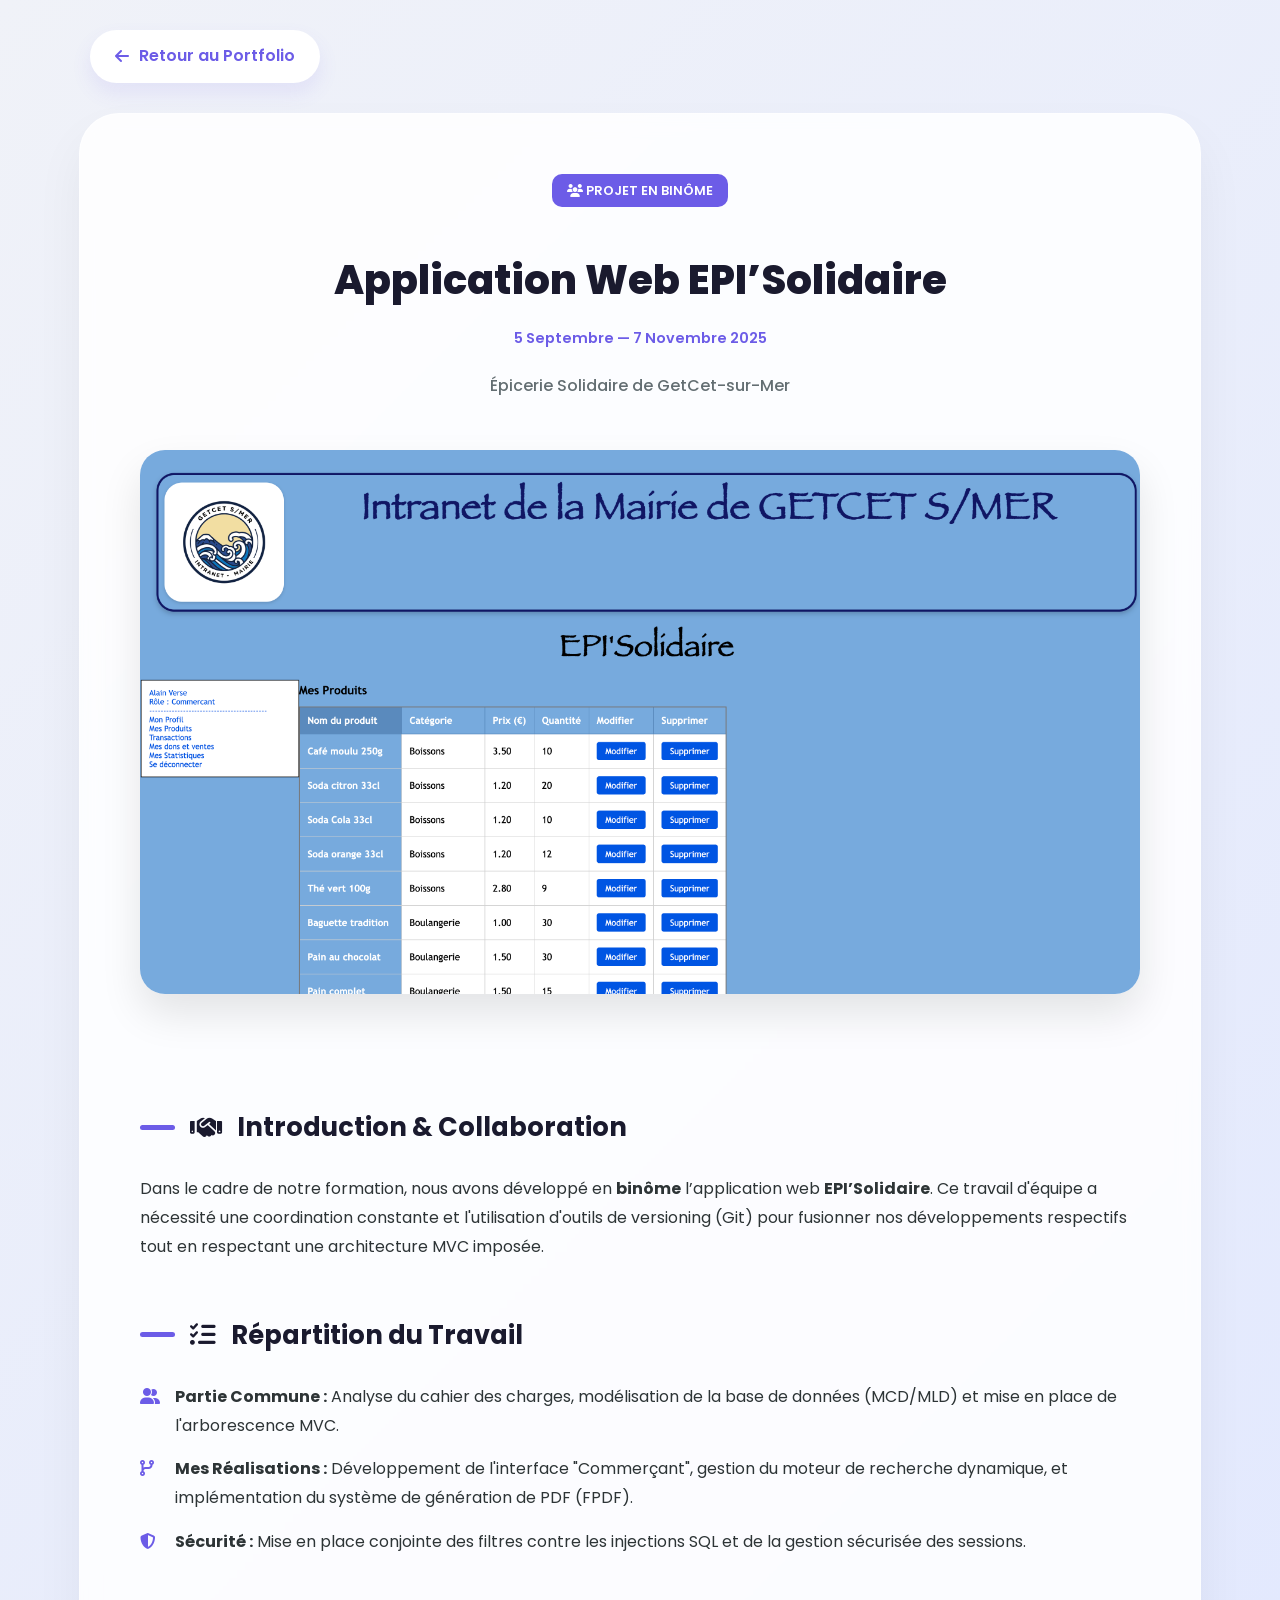
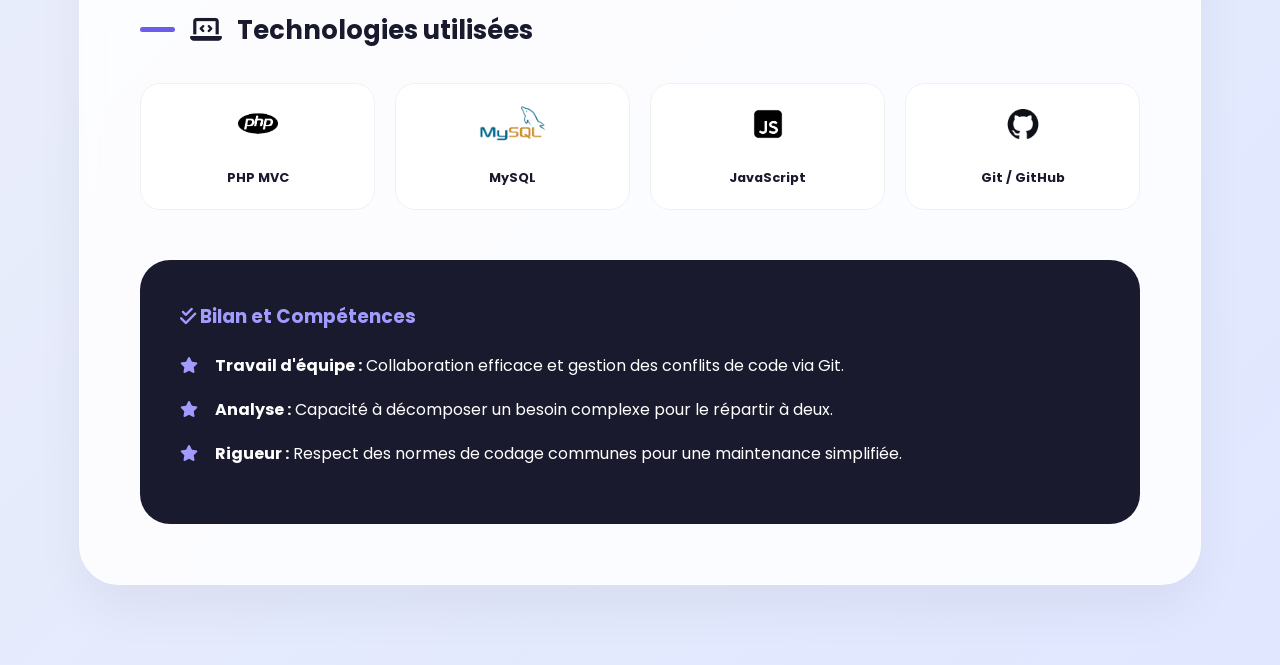
<file: projet4.html>
<!DOCTYPE html>
<html lang="fr">

<head>
    <meta charset="UTF-8">
    <meta name="viewport" content="width=device-width, initial-scale=1.0">
    <title>Projet GetCet Épicerie Solidaire - Rania Madmar</title>
    <link href="https://fonts.googleapis.com/css2?family=Poppins:wght@300;400;500;600;700&display=swap"
        rel="stylesheet">
    <link rel="stylesheet" href="https://cdnjs.cloudflare.com/ajax/libs/font-awesome/6.4.0/css/all.min.css">
    <style>
        :root {
            --primary: #6c5ce7;
            --primary-light: #a29bfe;
            --dark: #1a1a2e;
            --glass: rgba(255, 255, 255, 0.85);
            --bg: #f0f2f8;
        }

        body {
            font-family: 'Poppins', sans-serif;
            background: linear-gradient(135deg, #f0f2f8 0%, #e0e7ff 100%);
            color: #2d3436;
            margin: 0;
            padding: 0;
            line-height: 1.8;
        }

        .nav-header {
            padding: 30px 20px;
            max-width: 1100px;
            margin: 0 auto;
        }

        .btn-retour {
            text-decoration: none;
            color: var(--primary);
            font-weight: 600;
            background: white;
            padding: 12px 25px;
            border-radius: 50px;
            box-shadow: 0 10px 20px rgba(108, 92, 231, 0.1);
            transition: 0.3s;
            display: inline-flex;
            align-items: center;
            gap: 10px;
        }

        .btn-retour:hover {
            transform: translateX(-5px);
            background: var(--primary);
            color: white;
        }

        .container {
            max-width: 1000px;
            margin: 0 auto 80px;
            background: var(--glass);
            backdrop-filter: blur(10px);
            padding: 60px;
            border-radius: 40px;
            border: 1px solid rgba(255, 255, 255, 0.5);
            box-shadow: 0 25px 50px rgba(0, 0, 0, 0.05);
        }

        .header-project {
            text-align: center;
            margin-bottom: 50px;
        }

        h1 {
            color: var(--dark);
            font-size: clamp(1.8rem, 5vw, 2.5rem);
            margin-bottom: 10px;
            font-weight: 800;
        }

        .badge-groupe {
            display: inline-block;
            background: #6c5ce7;
            color: white;
            padding: 5px 15px;
            border-radius: 10px;
            font-size: 0.8rem;
            font-weight: 600;
            margin-bottom: 10px;
            text-transform: uppercase;
        }

        .periode {
            display: block;
            color: var(--primary);
            font-weight: 600;
            font-size: 0.9rem;
            margin-bottom: 20px;
        }

        .image-principale {
            width: 100%;
            border-radius: 25px;
            margin-bottom: 50px;
            box-shadow: 0 20px 40px rgba(0, 0, 0, 0.1);
        }

        h2 {
            color: var(--dark);
            font-size: 1.6rem;
            margin-top: 50px;
            margin-bottom: 25px;
            display: flex;
            align-items: center;
            gap: 15px;
        }

        h2::before {
            content: "";
            width: 35px;
            height: 5px;
            background: var(--primary);
            border-radius: 10px;
        }

        .grid-tech {
            display: grid;
            grid-template-columns: repeat(auto-fit, minmax(140px, 1fr));
            gap: 20px;
            margin: 30px 0;
        }

        .tech-card {
            background: white;
            padding: 20px;
            border-radius: 20px;
            text-align: center;
            border: 1px solid #f0f0f0;
        }

        .tech-card img {
            height: 40px;
            margin-bottom: 12px;
            object-fit: contain;
        }

        .tech-card span {
            display: block;
            font-size: 0.8rem;
            font-weight: 700;
            color: var(--dark);
        }

        .custom-list {
            list-style: none;
            padding: 0;
        }

        .custom-list li {
            padding-left: 35px;
            position: relative;
            margin-bottom: 15px;
        }

        .custom-list li i {
            position: absolute;
            left: 0;
            top: 5px;
            color: var(--primary);
        }

        .bilan-box {
            background: var(--dark);
            color: white;
            padding: 40px;
            border-radius: 30px;
            margin-top: 50px;
        }

        .bilan-box h3 {
            color: var(--primary-light);
            margin-top: 0;
        }

        @media (max-width: 768px) {
            .container {
                padding: 30px 20px;
            }
        }
    </style>
</head>

<body>

    <div class="nav-header">
        <a href="index.html#projets" class="btn-retour">
            <i class="fas fa-arrow-left"></i> Retour au Portfolio
        </a>
    </div>

    <div class="container">
        <header class="header-project">
            <div class="badge-groupe"><i class="fas fa-users"></i> Projet en Binôme</div>
            <h1>Application Web EPI’Solidaire</h1>
            <span class="periode">5 Septembre — 7 Novembre 2025</span>
            <p style="color: #636e72; font-weight: 500;">Épicerie Solidaire de GetCet-sur-Mer</p>
        </header>

        <img src="getcet.jpg" alt="Aperçu EPI’Solidaire" class="image-principale">

        <h2><i class="fas fa-handshake"></i> Introduction & Collaboration</h2>
        <p>Dans le cadre de notre formation, nous avons développé en <strong>binôme</strong> l’application web
            <strong>EPI’Solidaire</strong>. Ce travail d'équipe a nécessité une coordination constante et l'utilisation
            d'outils de versioning (Git) pour fusionner nos développements respectifs tout en respectant une
            architecture MVC imposée.
        </p>

        <h2><i class="fas fa-tasks"></i> Répartition du Travail</h2>
        <ul class="custom-list">
            <li><i class="fas fa-user-friends"></i> <strong>Partie Commune :</strong> Analyse du cahier des charges,
                modélisation de la base de données (MCD/MLD) et mise en place de l'arborescence MVC.</li>
            <li><i class="fas fa-code-branch"></i> <strong>Mes Réalisations :</strong> Développement de l'interface
                "Commerçant", gestion du moteur de recherche dynamique, et implémentation du système de
                génération de PDF (FPDF).</li>
            <li><i class="fas fa-shield-alt"></i> <strong>Sécurité :</strong> Mise en place conjointe des filtres contre
                les injections SQL et de la gestion sécurisée des sessions.</li>
        </ul>

        <h2><i class="fas fa-laptop-code"></i> Technologies utilisées</h2>
        <div class="grid-tech">
            <div class="tech-card">
                <img src="php.png" alt="PHP">
                <span>PHP MVC</span>
            </div>
            <div class="tech-card">
                <img src="mysql.png" alt="MySQL">
                <span>MySQL</span>
            </div>
            <div class="tech-card">
                <img src="javascript.png" alt="JS">
                <span>JavaScript</span>
            </div>
            <div class="tech-card">
                <img src="github-logo.png" alt="Git">
                <span>Git / GitHub</span>
            </div>
        </div>

        <div class="bilan-box">
            <h3><i class="fas fa-check-double"></i> Bilan et Compétences</h3>
            <ul class="custom-list">
                <li><i class="fas fa-star" style="color: var(--primary-light);"></i> <strong>Travail d'équipe :</strong>
                    Collaboration efficace et gestion des conflits de code via Git.</li>
                <li><i class="fas fa-star" style="color: var(--primary-light);"></i> <strong>Analyse :</strong> Capacité
                    à décomposer un besoin complexe pour le répartir à deux.</li>
                <li><i class="fas fa-star" style="color: var(--primary-light);"></i> <strong>Rigueur :</strong> Respect
                    des normes de codage communes pour une maintenance simplifiée.</li>
            </ul>
        </div>
    </div>

</body>

</html>
</file>
